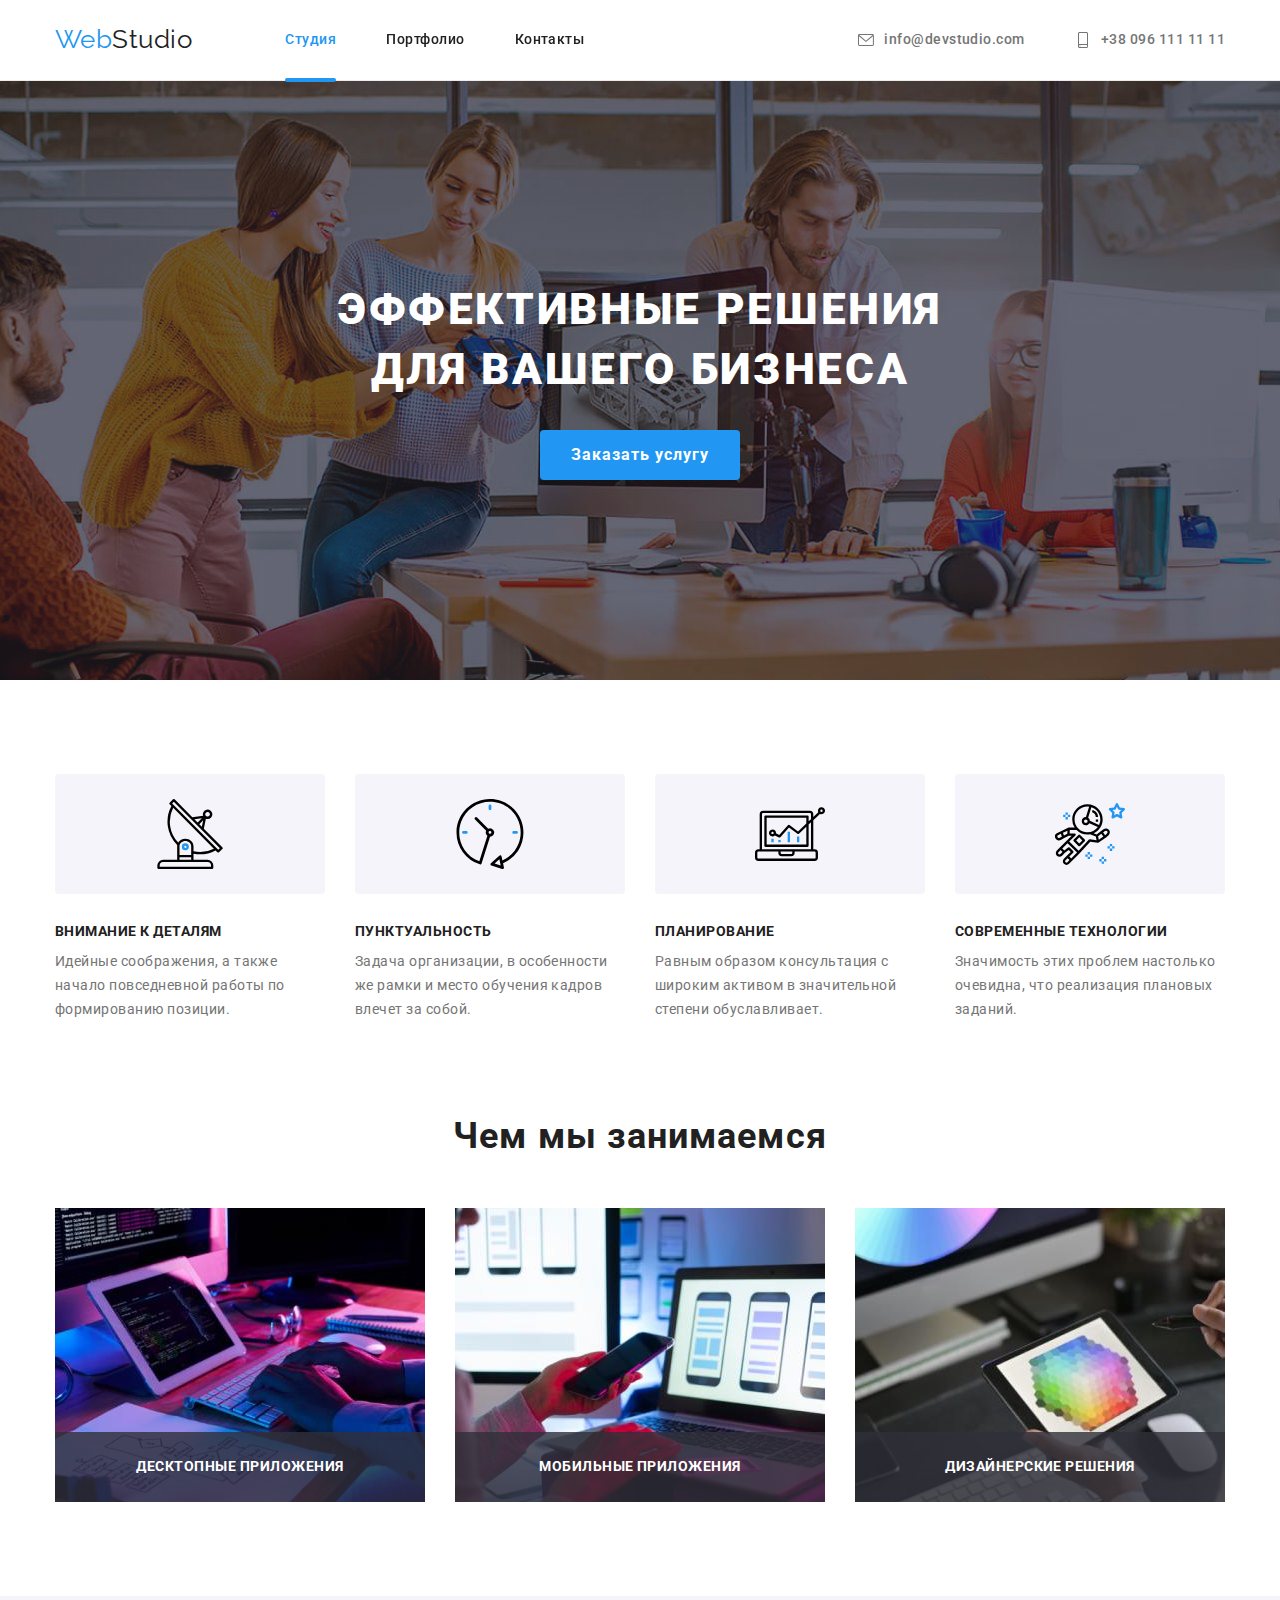
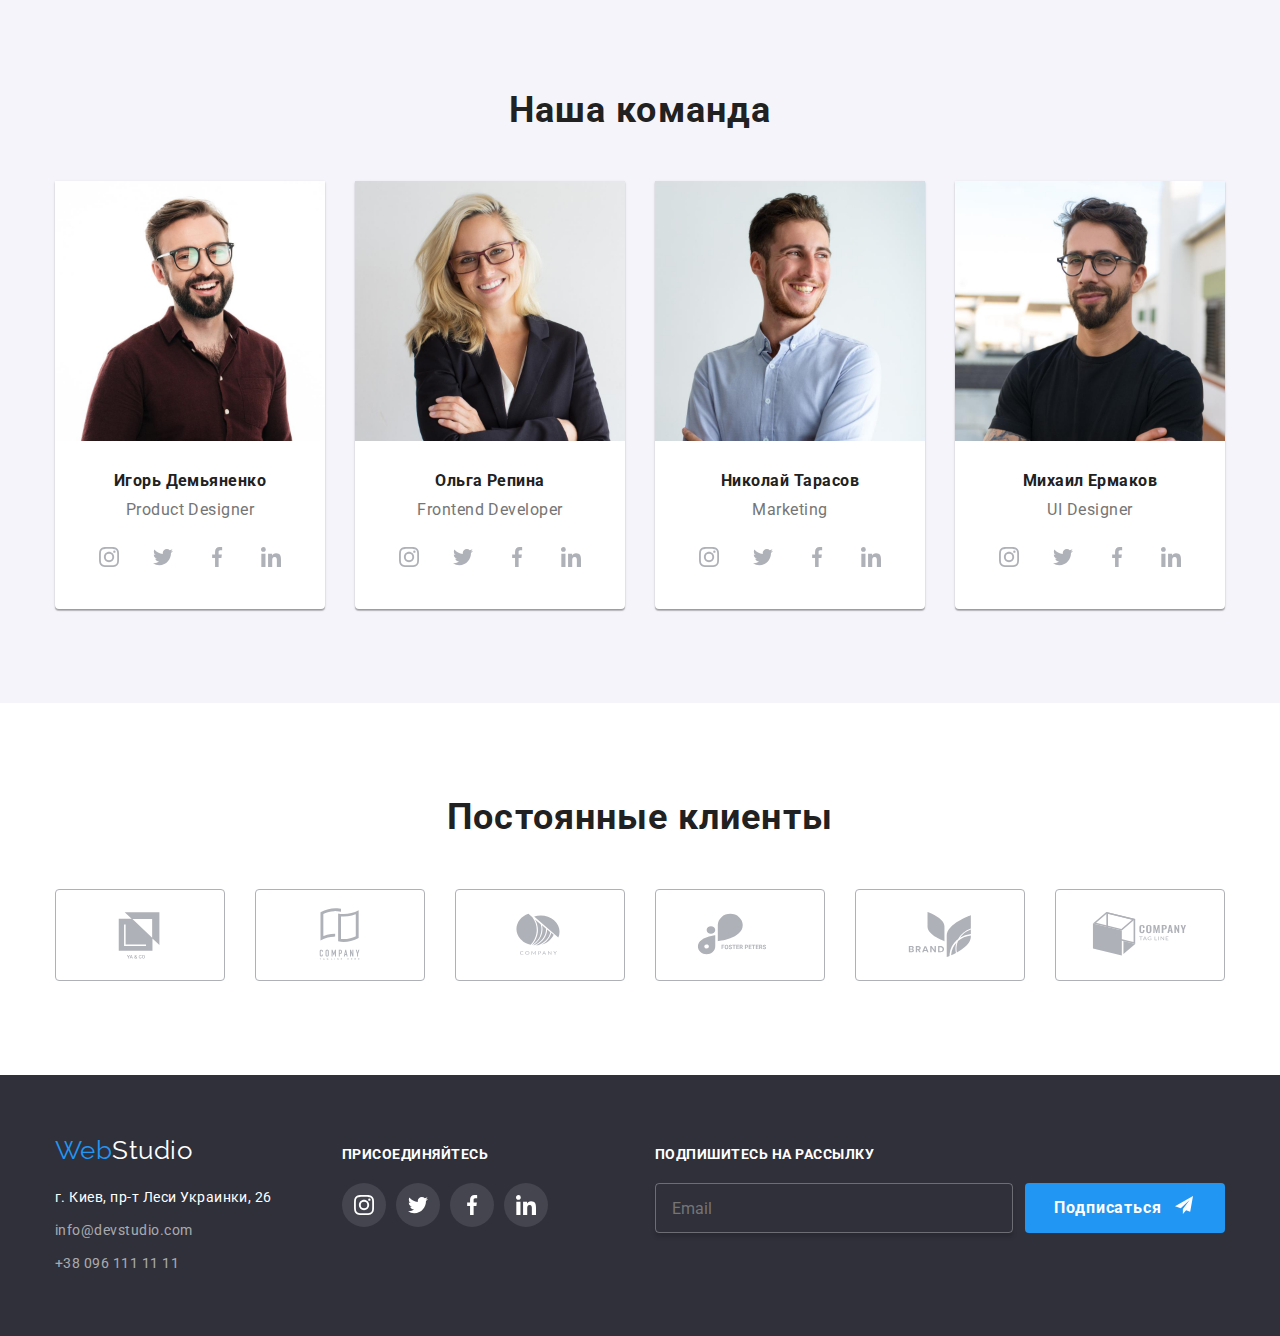
<file: index.html>
<!DOCTYPE html>
<html lang="ru">
  <head>
    <meta charset="UTF-8" />
    <meta http-equiv="X-UA-Compatible" content="IE=edge" />
    <meta name="viewport" content="width=device-width, initial-scale=1.0" />
    <title>Web Studio</title>
    <link href="https://fonts.googleapis.com/css2?family=Raleway:wght@700&family=Roboto:wght@400;500;700;900&display=swap"
      rel="stylesheet">
    <link rel="stylesheet" href="https://cdnjs.cloudflare.com/ajax/libs/modern-normalize/1.1.0/modern-normalize.min.css">
    <link rel="stylesheet" href="./css/style.css">
  </head>

  <body>

    <!-- Header -->
    <header class="header fixed">
      <div class="container main-nav">
        <nav class="nav-menu">
          <a href="./index.html" class="logo" lang="en"><span class="logo-accent">Web</span>Studio</a>
          <ul class="menu list">
            <li class="item"><a href="./index.html" class="link current">Студия</a></li>
            <li class="item"><a href="./portfolio.html" class="link">Портфолио</a></li>
            <li class="item"><a href="" class="link">Контакты</a></li>
          </ul>
        </nav>

        <ul class="header-contact list">
          <li class="item">
            <a href="mailto:info@devstudio.com" class="link">
              <svg class="contact-icon" width="16" height="16">
                <use href="./images/icons.svg#envelope"></use>
              </svg>info@devstudio.com
            </a>
          </li>
          <li class="item">
            <a href="tel:+380961111111" class="link">
              <svg class="contact-icon" width="16" height="16">
                <use href="./images/icons.svg#smartphone"></use>
              </svg>+38 096 111 11 11
            </a>
            </li>
        </ul>
      </div>
    </header>
    
    <!-- Main content -->
    <main class="main">
      
      <!-- Hero -->
      <section class="hero">
        <div class="container">
          <h1 class="hero-title">Эффективные решения для вашего бизнеса</h1>
          <button type="button" class="button hero-btn" data-modal-open>Заказать услугу</button>
        </div>
      </section>
      
      <!-- Features -->
      <section class="section">
        <div class="container">
          <h2 class="visually-hidden">Особенности</h2>
          
          <ul class="features-list list">
            <li class="features-item">
              <div class="features-thumb">
                <svg class="features-icon">
                  <use href="./images/icons.svg#antenna"></use>
                </svg>
              </div>
              <h3 class="item-title">Внимание к деталям</h3>
              <p class="text">Идейные соображения, а также начало повседневной работы по формированию позиции.</p>
            </li>
          
            <li class="features-item">
              <div class="features-thumb">
                <svg class="features-icon">
                  <use href="./images/icons.svg#clock"></use>
                </svg>
              </div>
              <h3 class="item-title">Пунктуальность</h3>
              <p class="text">Задача организации, в особенности же рамки и место обучения кадров влечет за собой.</p>
            </li>
          
            <li class="features-item">
              <div class="features-thumb">
                <svg class="features-icon">
                  <use href="./images/icons.svg#diagram"></use>
                </svg>
              </div>
              <h3 class="item-title">Планирование</h3>
              <p class="text">Равным образом консультация с широким активом в значительной степени обуславливает.</p>
            </li>
          
            <li class="features-item">
              <div class="features-thumb">
                <svg class="features-icon">
                  <use href="./images/icons.svg#astronaut"></use>
                </svg>
              </div>
              <h3 class="item-title">Современные технологии</h3>
              <p class="text">Значимость этих проблем настолько очевидна, что реализация плановых заданий.</p>
            </li>
          </ul>
        </div>
      </section>
      
      <!-- About -->
      <section class="section no-padding">
        <div class="container">
          <h2 class="section-title">Чем мы занимаемся</h2>
          
          <ul class="about list">
            <li class="about-item">
              <img class="about-img" src="./images/box1.jpg" alt="Планирование проекта" width="370">
              <h3 class="item-title">Десктопные приложения</h3>
            </li>
            <li class="about-item">
              <img class="about-img" src="./images/box2.jpg" alt="Подбор дизайна для мобильной версии" width="370">
              <h3 class="item-title">Мобильные приложения</h3>
            </li>
            <li class="about-item">
              <img class="about-img" src="./images/box3.jpg" alt="Подбор цветовой гаммы" width="370">
              <h3 class="item-title">Дизайнерские решения</h3>
            </li>
          </ul>
        </div>
      </section>
      
      <!-- Team -->
      <section class="section team">
        <div class="container">
          <h2 class="section-title">Наша команда</h2>
          
          <ul class="team-list list">
            <li class="team-item">
              <img class="team-img" src="./images/igor-demyanenko.jpg" alt="Игорь Демьяненко">
              <div class="item-desc">
                <h3 class="item-title">Игорь Демьяненко</h3>
                <p lang="en" class="text">Product Designer</p>
                <ul class="team-social list">
                  <li class="social-list">
                    <a class="social-item" href="">
                      <svg class="social-icon">
                        <use href="./images/icons.svg#instagram"></use>
                      </svg>
                    </a>
                  </li>
                  <li class="social-list">
                    <a class="social-item" href="">
                      <svg class="social-icon">
                        <use href="./images/icons.svg#twitter"></use>
                      </svg>
                    </a>
                  </li>
                  <li class="social-list">
                    <a class="social-item" href="">
                      <svg class="social-icon">
                        <use href="./images/icons.svg#facebook"></use>
                      </svg>
                    </a>
                  </li>
                  <li class="social-list">
                    <a class="social-item" href="">
                      <svg class="social-icon">
                        <use href="./images/icons.svg#linkedin"></use>
                      </svg>
                    </a>
                  </li>
                </ul>
              </div>
            </li>
          
            <li class="team-item">
              <img class="team-img" src="./images/olga-repina.jpg" alt="Ольга Репина">
              <div class="item-desc">
                <h3 class="item-title">Ольга Репина</h3>
                <p lang="en" class="text">Frontend Developer</p>
                <ul class="team-social list">
                  <li class="social-list">
                    <a class="social-item" href="">
                      <svg class="social-icon">
                        <use href="./images/icons.svg#instagram"></use>
                      </svg>
                    </a>
                  </li>
                  <li class="social-list">
                    <a class="social-item" href="">
                      <svg class="social-icon">
                        <use href="./images/icons.svg#twitter"></use>
                      </svg>
                    </a>
                  </li>
                  <li class="social-list">
                    <a class="social-item" href="">
                      <svg class="social-icon">
                        <use href="./images/icons.svg#facebook"></use>
                      </svg>
                    </a>
                  </li>
                  <li class="social-list">
                    <a class="social-item" href="">
                      <svg class="social-icon">
                        <use href="./images/icons.svg#linkedin"></use>
                      </svg>
                    </a>
                  </li>
                </ul>
              </div>
            </li>
          
            <li class="team-item">
              <img class="team-img" src="./images/nikolay-tarasov.jpg" alt="Николай Тарасов">
              <div class="item-desc">
                <h3 class="item-title">Николай Тарасов</h3>
                <p lang="en" class="text">Marketing</p>
                <ul class="team-social list">
                  <li class="social-list">
                    <a class="social-item" href="">
                      <svg class="social-icon">
                        <use href="./images/icons.svg#instagram"></use>
                      </svg>
                    </a>
                  </li>
                  <li class="social-list">
                    <a class="social-item" href="">
                      <svg class="social-icon">
                        <use href="./images/icons.svg#twitter"></use>
                      </svg>
                    </a>
                  </li>
                  <li class="social-list">
                    <a class="social-item" href="">
                      <svg class="social-icon">
                        <use href="./images/icons.svg#facebook"></use>
                      </svg>
                    </a>
                  </li>
                  <li class="social-list">
                    <a class="social-item" href="">
                      <svg class="social-icon">
                        <use href="./images/icons.svg#linkedin"></use>
                      </svg>
                    </a>
                  </li>
                </ul>
              </div>
            </li>
          
            <li class="team-item">
              <img class="team-img" src="./images/mikhail-ermakov.jpg" alt="Михаил Ермаков">
              <div class="item-desc">
                <h3 class="item-title">Михаил Ермаков</h3>
                <p lang="en" class="text">UI Designer</p>
                <ul class="team-social list">
                  <li class="social-list">
                    <a class="social-item" href="">
                      <svg class="social-icon">
                        <use href="./images/icons.svg#instagram"></use>
                      </svg>
                    </a>
                  </li>
                  <li class="social-list">
                    <a class="social-item" href="">
                      <svg class="social-icon">
                        <use href="./images/icons.svg#twitter"></use>
                      </svg>
                    </a>
                  </li>
                  <li class="social-list">
                    <a class="social-item" href="">
                      <svg class="social-icon">
                        <use href="./images/icons.svg#facebook"></use>
                      </svg>
                    </a>
                  </li>
                  <li class="social-list">
                    <a class="social-item" href="">
                      <svg class="social-icon">
                        <use href="./images/icons.svg#linkedin"></use>
                      </svg>
                    </a>
                  </li>
                </ul>
              </div>
            </li>
          </ul>
        </div>
      </section>

      <!-- Clients -->
      <section class="section">
        <div class="container">
          <h2 class="section-title">Постоянные клиенты</h2>
      
          <ul class="clients list">
            <li class="client-list">
              <a class="client-item link" href="">
                <svg class="client-icon">
                  <use href="./images/icons.svg#client-1"></use>
                </svg>
              </a>
            </li>
            <li class="client-list">
              <a class="client-item link" href="">
                <svg class="client-icon">
                  <use href="./images/icons.svg#client-2"></use>
                </svg>
              </a>
            </li>
            <li class="client-list">
              <a class="client-item link" href="">
                <svg class="client-icon">
                  <use href="./images/icons.svg#client-3"></use>
                </svg>
              </a>
            </li>
            <li class="client-list">
              <a class="client-item link" href="">
                <svg class="client-icon">
                  <use href="./images/icons.svg#client-4"></use>
                </svg>
              </a>
            </li>
            <li class="client-list">
              <a class="client-item link" href="">
                <svg class="client-icon">
                  <use href="./images/icons.svg#client-5"></use>
                </svg>
              </a>
            </li>
            <li class="client-list">
              <a class="client-item link" href="">
                <svg class="client-icon">
                  <use href="./images/icons.svg#client-6"></use>
                </svg>
              </a>
            </li>
          </ul>
        </div>
      </section>

    </main>
   
    <!-- Footer -->
    <footer class="footer">
      <div class="container">
        
        <div class="footer-contact">

          <!-- Footer Logo -->
          <a class="logo link" href="./index.html" lang="en"><span class="logo-accent">Web</span>Studio</a>
          
          <!-- Address and contacts -->
          <address>
            <ul class="main-contact list">
              <li class="contact-item"><a class="address" href="https://goo.gl/maps/BrZeRLE5wpfTbAKm7" rel="nofollow noopener noreferrer">г. Киев, пр-т
                  Леси Украинки, 26</a></li>
              <li class="contact-item"><a href="mailto:info@devstudio.com" class="link">info@devstudio.com</a></li>
              <li class="contact-item"><a href="tel:+380961111111" class="link">+38 096 111 11 11</a></li>
            </ul>
          </address>
        </div>

        <!-- Socials -->
        <div class="footer-social">
          <strong class="footer-title">присоединяйтесь</strong>
          <ul class="footer-icons list">
              <li class="social-list">
                <a class="social-item" href="">
                  <svg class="social-icon">
                    <use href="./images/icons.svg#instagram"></use>
                  </svg>
                </a>
              </li>
              <li class="social-list">
                <a class="social-item" href="">
                  <svg class="social-icon">
                    <use href="./images/icons.svg#twitter"></use>
                  </svg>
                </a>
              </li>
              <li class="social-list">
                <a class="social-item" href="">
                  <svg class="social-icon">
                    <use href="./images/icons.svg#facebook"></use>
                  </svg>
                </a>
              </li>
              <li class="social-list">
                <a class="social-item" href="">
                  <svg class="social-icon">
                    <use href="./images/icons.svg#linkedin"></use>
                  </svg>
                </a>
              </li>
          </ul>
        </div>

        <!-- Subscribe -->
        <form action="#" class="footer-form">
          <label class="form-field">
            <strong class="footer-title">Подпишитесь на рассылку</strong>
            <input class="footer-form-input" type="email" name="email" placeholder="Email">
          </label>
          <button type="submit" class="button form-btn">
            <span class="btn-text">Подписаться</span>
            <svg class="icon-send" width="24" height="24">
              <use href="./images/icons.svg#send"></use>
            </svg>
          </button>
        </form>

      </div>
    </footer>  
    
    <!-- Modal Box -->
    <div class="backdrop is-hidden" data-modal>
      <div class="modal-box">
        <button class="button modal-btn" data-modal-close>
          <svg class="icon-close">
            <use href="./images/icons.svg#close"></use>
          </svg>
        </button>
    
        <form action="#" class="modal-form">
          <p class="form-title">Оставьте свои данные, мы вам перезвоним</p>
    
          <div class="form-field">
            <label for="name" class="label-text">Имя*</label>
            <div class="form-input-wrap">
              <input class="form-input" type="text" name="name" id="name" required>
              <svg class="form-icon" width="18" height="18">
                <use href="./images/icons.svg#person"></use>
              </svg>
            </div>
          </div>
    
          <div class="form-field">
            <label for="phone" class="label-text">Телефон</label>
            <div class="form-input-wrap">
              <input class="form-input" type="tel" name="phone" id="phone">
              <svg class="form-icon" width="18" height="18">
                <use href="./images/icons.svg#phone"></use>
              </svg>
            </div>
          </div>
    
          <div class="form-field">
            <label for="email" class="label-text">Почта*</label>
            <div class="form-input-wrap">
              <input class="form-input" type="email" name="email" id="email" required>
              <svg class="form-icon" width="18" height="18">
                <use href="./images/icons.svg#email-form"></use>
              </svg>
            </div>
          </div>
    
          <div class="form-field">
            <label class="label-text">Комментарий</label>
            <textarea class="form-textarea" type="textarea" name="comment" placeholder="Введите текст"></textarea>
          </div>
    
          <div class="form-checkbox">
            <input class="checkbox" type="checkbox" name="agreement" id="agreement" value="yes">
            <svg class="icon-check" width="16" height="15">
              <use href="./images/icons.svg#icon-check"></use>
            </svg>
            <label for="agreement" class="checkbox-text">Соглашаюсь с рассылкой и принимаю <a class="agreement-link" href="">Условия договора</a></label>
          </div>
    
          <button class="button form-btn" type="submit">Отправить</button>
    
        </form>
      </div>
    </div>

    <script src="./js/modal.js"></script>
    <script src="./js/js-speaker-form.js"></script>
  </body>
</html>
</file>
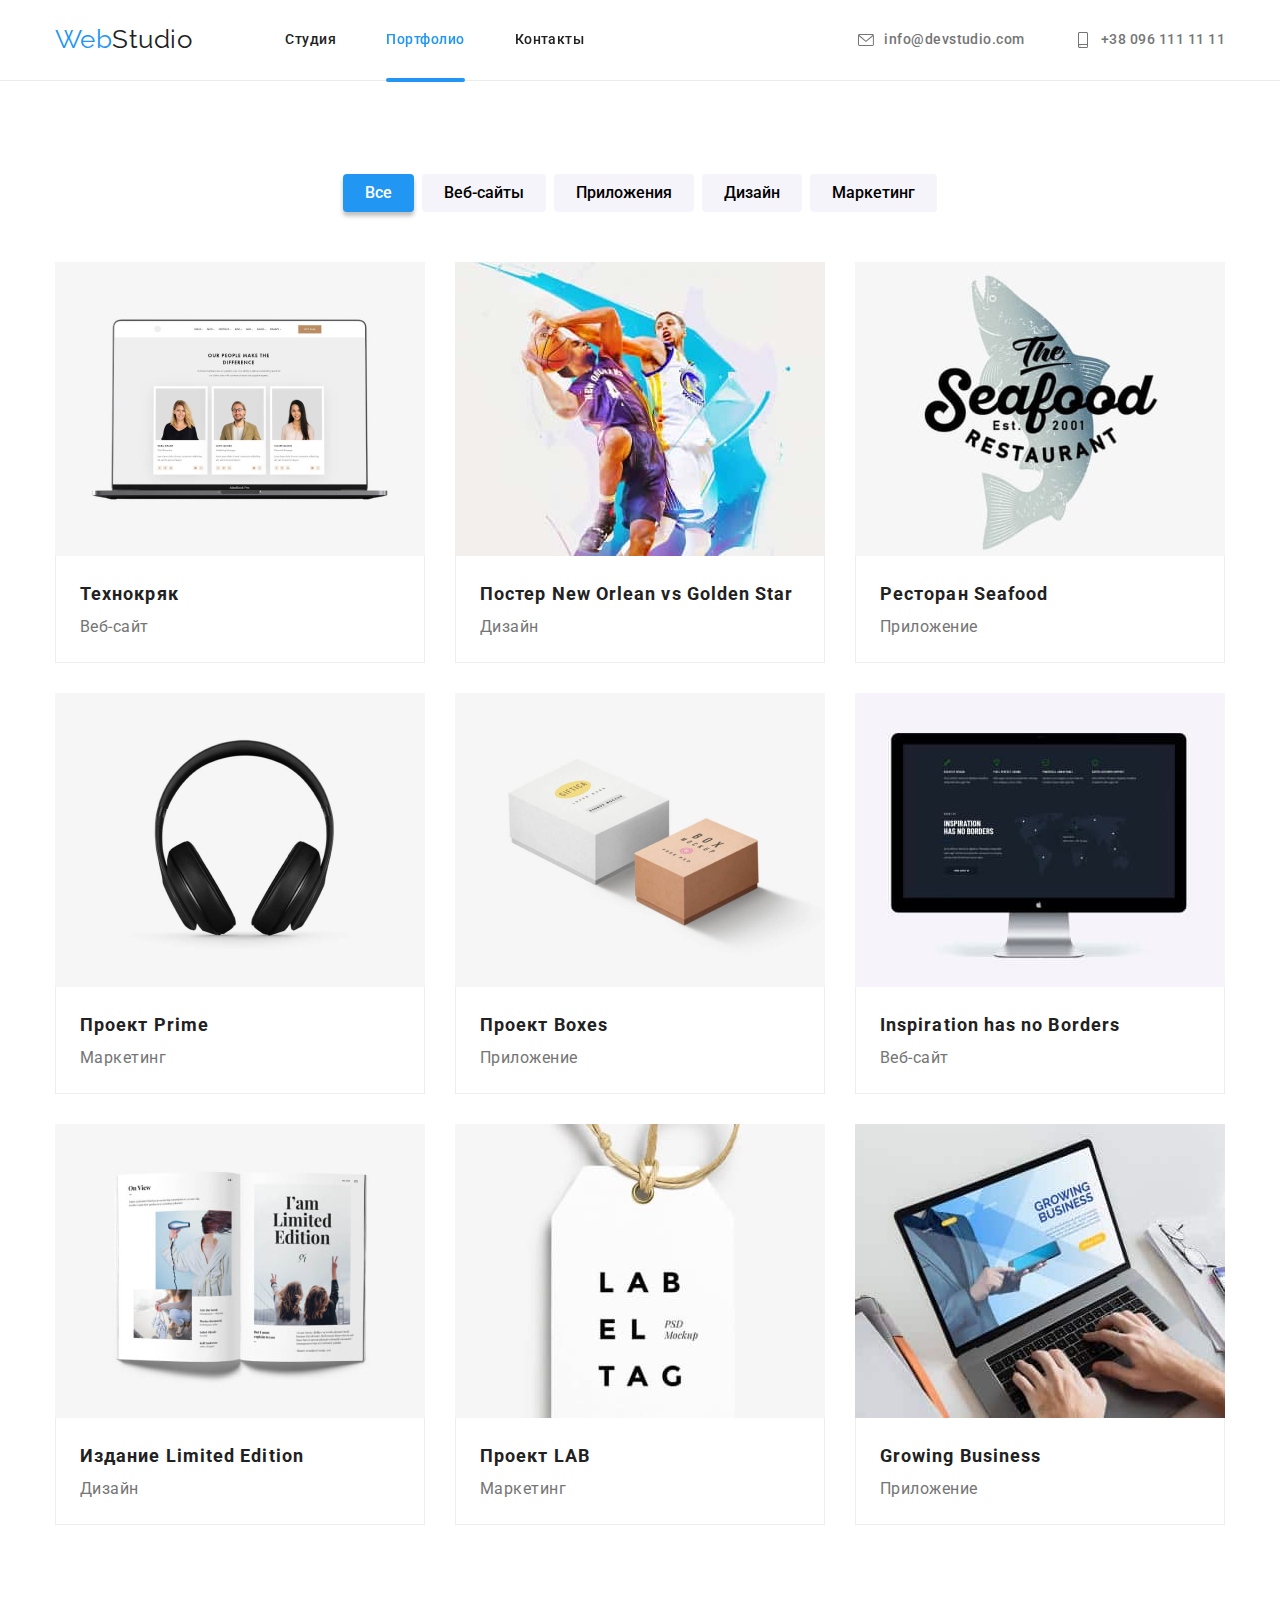
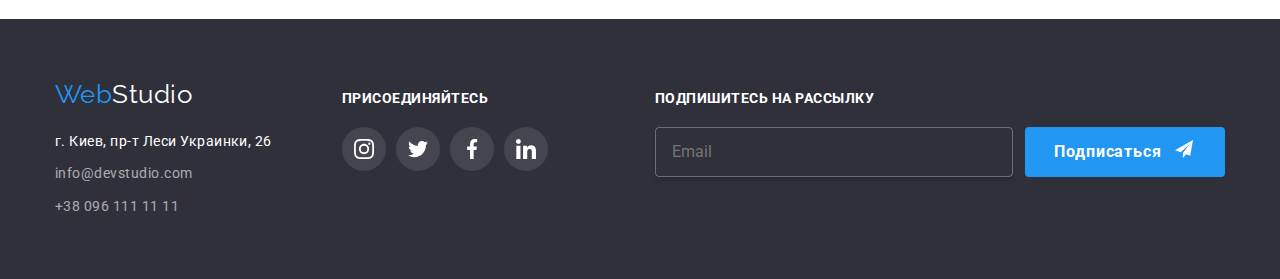
<file: portfolio.html>
<!DOCTYPE html>
<html lang="ru">
<head>
    <meta charset="UTF-8">
    <meta http-equiv="X-UA-Compatible" content="IE=edge">
    <meta name="viewport" content="width=device-width, initial-scale=1.0">
    <title>Портфолио</title>
    <link href="https://fonts.googleapis.com/css2?family=Raleway:wght@700&family=Roboto:wght@400;500;700;900&display=swap"
        rel="stylesheet">
    <link rel="stylesheet" href="https://cdnjs.cloudflare.com/ajax/libs/modern-normalize/1.1.0/modern-normalize.min.css">
    <link rel="stylesheet" href="./css/style.css">
</head>

<body>

    <!-- Header -->
    <header class="header fixed">
        <div class="container main-nav">
            <nav class="nav-menu">
                <a href="./index.html" class="logo" lang="en"><span class="logo-accent">Web</span>Studio</a>
                <ul class="menu list">
                    <li class="item"><a href="./index.html" class="link">Студия</a></li>
                    <li class="item"><a href="./portfolio.html" class="link current">Портфолио</a></li>
                    <li class="item"><a href="" class="link">Контакты</a></li>
                </ul>
            </nav>
    
            <ul class="header-contact list">
                <li class="item">
                    <a href="mailto:info@devstudio.com" class="link">
                        <svg class="contact-icon" width="16" height="16">
                            <use href="./images/icons.svg#envelope"></use>
                        </svg>info@devstudio.com
                    </a>
                </li>
                <li class="item">
                    <a href="tel:+380961111111" class="link">
                        <svg class="contact-icon" width="16" height="16">
                            <use href="./images/icons.svg#smartphone"></use>
                        </svg>+38 096 111 11 11
                    </a>
                </li>
            </ul>
        </div>
    </header>

    <!-- Main content -->
    <main class="main">
        <section class="section">
            <h1 class="visually-hidden">Наши работы</h1>

            <!-- Filter -->
            <div class="container">
                <ul class="filter-list list">
                    <li class="item">
                        <button type="button" class="filter-btn current">Все</button>
                    </li>
                    <li class="item">
                        <button type="button" class="filter-btn">Веб-сайты</button>
                    </li>
                    <li class="item">
                        <button type="button" class="filter-btn">Приложения</button>
                    </li>
                    <li class="item">
                        <button type="button" class="filter-btn">Дизайн</button>
                    </li>
                    <li class="item">
                        <button type="button" class="filter-btn">Маркетинг</button>
                    </li>
                </ul>
            
            <!-- Examples -->
                <ul class="portfolio list">
                    <li class="portfolio-item">
                        <a href="" class="card link">
                            <div class="card-thumb">
                                <img class="item-img" src="./images/technocrack.jpg" alt="" width="370">
                                <div class="overlay">
                                    <p class="overlay-text">Технокряк это современная площадка распространения коронавируса. Компании используют эту платформу
                                        для цифрового
                                        шпионажа и атак на защищённые сервера конкурентов.</p>
                                </div>
                            </div>
                            
                            <div class="portfolio-desc">
                                <h2 class="portfolio-title">Технокряк</h2>
                                <p class="text">Веб-сайт</p>
                            </div>
                        </a>
                
                    </li>
                    <li  class="portfolio-item">
                        <a href="" class="link">
                            <div class="card-thumb">
                                <img class="item-img" src="./images/poster-no-gs.jpg" alt="" width="370">
                                <div class="overlay">
                                    <p class="overlay-text">Lorem ipsum dolor sit amet consectetur adipisicing elit. Illum, quaerat. Laboriosam iusto, magni deleniti doloribus voluptates quas dolorem recusandae atque, non inventore earum cumque provident, porro ab obcaecati neque eaque!
                                    Quos magnam pariatur veniam vel earum, consequatur ipsa! Rem, soluta! Mollitia commodi et at placeat accusamus rerum magni, doloribus libero, beatae assumenda sint voluptatibus voluptates facilis sit quae, necessitatibus consequatur.
                                    Molestias id voluptas itaque eveniet soluta officiis amet omnis iste recusandae nisi eum quos est eligendi vero reprehenderit culpa, inventore maiores, doloremque ratione qui architecto. Soluta obcaecati necessitatibus dolor vitae!</p>
                                </div>
                            </div>
                            
                            <div class="portfolio-desc">
                                <h2 class="portfolio-title">Постер <span lang="en">New Orlean vs Golden Star</span></h2>
                                <p class="text">Дизайн</p>
                            </div>
                        </a>
                    </li>
                    <li class="portfolio-item">
                        <a href="" class="link">
                            <div class="card-thumb">
                                <img class="item-img" src="./images/seafood.jpg" alt="" width="370">
                                <div class="overlay">
                                    <p class="overlay-text">Lorem ipsum dolor sit amet consectetur adipisicing elit. Tenetur ad possimus obcaecati, blanditiis consequuntur in dolo ab autem veniam, ullam velit voluptates alias neque nesciunt eveniet repudiandae quisquam!</p>
                                </div>
                            </div>
                            <div class="portfolio-desc">
                                <h2 class="portfolio-title">Ресторан <span lang="en">Seafood</span></h2>
                                <p class="text">Приложение</p>
                            </div>
                        </a>
                    </li>
                    <li class="portfolio-item">
                        <a href="" class="link">
                            <div class="card-thumb">
                                <img class="item-img" src="./images/project-prime.jpg" alt="" width="370">
                                <div class="overlay">
                                    <p class="overlay-text">Lorem ipsum dolor sit amet consectetur adipisicing elit. Earum nam fugit cumque, incidunt officia necessitatibus dolor dolorem numquam voluptas odit aperiam dolores odio quisquam consequatur beatae iusto!</p>
                                </div>
                            </div>
                            <div class="portfolio-desc">
                                <h2 class="portfolio-title">Проект <span lang="en">Prime</span></h2>
                                <p class="text">Маркетинг</p>
                            </div>
                        </a>
                    </li>
                    <li class="portfolio-item">
                        <a href="" class="link">
                            <div class="card-thumb">
                                <img class="item-img" src="./images/boxes.jpg" alt="" width="370">
                                <div class="overlay">
                                    <p class="overlay-text">Lorem, ipsum dolor sit amet consectetur adipisicing elit. Voluptatum qui, nisi minus recusandae nostrum aliquam veritatis. Ducimus quisquam voluptas deserunt accusantium excepturi, temporibus eaque similique iste commodi nemo, facere modi? Provident quasi facere sunt, illum facilis consectetur molestiae delectus perferendis ut! Libero perferendis accusamus
                                    illum, in expedita, id quisquam excepturi, beatae nesciunt assumenda ad eum ipsum recusandae dolor quod nam.</p>
                                </div>
                            </div>
                            <div class="portfolio-desc">
                                <h2 class="portfolio-title">Проект <span lang="en">Boxes</span></h2>
                                <p class="text">Приложение</p>
                            </div>
                        </a>
                    </li>
                    <li class="portfolio-item">
                        <a href="" class="link">
                            <div class="card-thumb">
                                <img class="item-img" src="./images/inspiration.jpg" alt="" width="370">
                                <div class="overlay">
                                    <p class="overlay-text">Lorem ipsum dolor sit amet consectetur adipisicing elit. Earum nam fugit cumque enim,
                                            incidunt officia necessitatibus dolor natus quia!</p>
                                </div>
                            </div>
                            
                            <div class="portfolio-desc">
                                <h2 class="portfolio-title" lang="en">Inspiration has no Borders</h2>
                                <p class="text">Веб-сайт</p>
                            </div>
                        </a>
                    </li>
                    <li class="portfolio-item">
                        <a href="" class="link">
                            <div class="card-thumb">
                                <img class="item-img" src="./images/linited-edition.jpg" alt="" width="370">
                                <div class="overlay">
                                    <p class="overlay-text">Lorem ipsum dolor sit amet consectetur adipisicing elit. Earum nam fugit cumque enim,
                                        incidunt officia necessitatibus dolor natus quia dolorem quisquam
                                        consequatur beatae iusto!</p>
                                </div>
                            </div>
                            
                            <div class="portfolio-desc">
                                <h2 class="portfolio-title">Издание <span lang="en">Limited Edition</span></h2>
                                <p class="text">Дизайн</p>
                            </div>
                        </a>
                    </li>
                    <li class="portfolio-item">
                        <a href="" class="link">
                            <div class="card-thumb">
                                <img class="item-img" src="./images/lab.jpg" alt="" width="370">
                                <div class="overlay">
                                    <p class="overlay-text">Lorem ipsum dolor sit amet consectetur adipisicing elit. Earum nam fugit cumque enim,
                                        incidunt officia voluptas odit aperiam dolores odio quisquam
                                        consequatur beatae iusto!</p>
                                </div>
                            </div>
                            
                            <div class="portfolio-desc">
                                <h2 class="portfolio-title">Проект <span lang="en">LAB</span></h2>
                                <p class="text">Маркетинг</p>
                            </div>
                        </a>
                    </li>
                    <li class="portfolio-item">
                        <a href="" class="link">
                            <div class="card-thumb">
                                <img class="item-img" src="./images/growing-business.jpg" alt="" width="370">
                                <div class="overlay">
                                    <p class="overlay-text">Lorem ipsum dolor sit amet consectetur adipisicing elit. Earum nam fugit cumque enim,
                                        incidunt officia necessitatibus dolor natus quia dolorem quisquam
                                        consequatur beatae iusto!</p>
                                </div>
                            </div>
                            
                            <div class="portfolio-desc">
                                <h2 class="portfolio-title" lang="en">Growing Business</h2>
                                <p class="text">Приложение</p>
                            </div>
                        </a>
                    </li>
                </ul>
            </div>
        </section>
    </main>

    <!-- Footer -->
    <footer class="footer">
        <div class="container">
    
            <div class="footer-contact">
    
                <!-- Footer Logo -->
                <a class="logo link" href="./index.html" lang="en"><span class="logo-accent">Web</span>Studio</a>
    
                <!-- Address and contacts -->
                <address>
                    <ul class="main-contact list">
                        <li class="contact-item"><a class="address" href="https://goo.gl/maps/BrZeRLE5wpfTbAKm7"
                                rel="nofollow noopener noreferrer">г. Киев, пр-т
                                Леси Украинки, 26</a></li>
                        <li class="contact-item"><a href="mailto:info@devstudio.com" class="link">info@devstudio.com</a>
                        </li>
                        <li class="contact-item"><a href="tel:+380961111111" class="link">+38 096 111 11 11</a></li>
                    </ul>
                </address>
            </div>
    
            <!-- Socials -->
            <div class="footer-social">
                <strong class="footer-title">присоединяйтесь</strong>
                <ul class="footer-icons list">
                    <li class="social-list">
                        <a class="social-item" href="">
                            <svg class="social-icon">
                                <use href="./images/icons.svg#instagram"></use>
                            </svg>
                        </a>
                    </li>
                    <li class="social-list">
                        <a class="social-item" href="">
                            <svg class="social-icon">
                                <use href="./images/icons.svg#twitter"></use>
                            </svg>
                        </a>
                    </li>
                    <li class="social-list">
                        <a class="social-item" href="">
                            <svg class="social-icon">
                                <use href="./images/icons.svg#facebook"></use>
                            </svg>
                        </a>
                    </li>
                    <li class="social-list">
                        <a class="social-item" href="">
                            <svg class="social-icon">
                                <use href="./images/icons.svg#linkedin"></use>
                            </svg>
                        </a>
                    </li>
                </ul>
            </div>
    
            <!-- Subscribe -->
            <form class="footer-form js-speaker-form">
                <label class="form-field">
                    <strong class="footer-title">Подпишитесь на рассылку</strong>
                    <input class="footer-form-input" type="email" name="email" placeholder="Email">
                </label>
                <button type="submit" class="button form-btn">
                    <span class="btn-text">Подписаться</span>
                    <svg class="icon-send" width="24" height="24">
                        <use href="./images/icons.svg#send"></use>
                    </svg>
                </button>
            </form>
    
        </div>
    </footer>

    <!-- <script>
        const { height: pageHeaderHeight } = document
            .querySelector(".header-fixed")
            .getBoundingClientRect();

        document.body.style.paddingTop = `${pageHeaderHeight}px`;
    </script> -->
    
</body>
</html>
</file>
<file: css/style.css>
/* основной цвет текста #212121 */
/* вторичный цвет текста #757575 */
/* основной цвет фона, заголовка и текста кнопок #ffffff */
/* вторичный цвет фона #f5f4fa */
/* цвет фона футера #2f303a */
/* цвет акцента #2196f3 */
/* цвет ховер главной кнопки #188ce8 */
/* цвет текста в футере rgba(255, 255, 255, 0.6) */
/* цвет фона иконок в футере rgba(255, 255, 255, 0.1); */
/* цвет фона карточек #EEEEEE */
/* цвет оверлея для карточек в портфолио rgba(33, 150, 243, 0.9); */

:root {
  --main-font: Roboto, sans-serif;
  --logo-font: Raleway, sans-serif;

  --secondary-bg-color: #f5f4fa;
  --footer-bg-color: #2f303a;
  --main-text-color: #212121;
  --secondary-text-color: #757575;
  --accent-color: #2196f3;
  --hover-main-btn-color: #188ce8;
  --accent-text-and-bg-color: #ffffff;
  --footer-text-color: rgba(255, 255, 255, 0.6);
  --bg-color-card: #eeeeee;
  --main-icons-color: #afb1b8;
  --bg-icons-color: rgba(255, 255, 255, 0.1);
  --overlay-card-color: rgba(33, 150, 243, 0.9);

  --duration: 250ms;
  --timing-function: cubic-bezier(0.4, 0, 0.2, 1);
}

/* Убираем внешние отступы */
h1,
h2,
h3,
h4,
h5,
h6,
p,
ul {
  margin: 0;
}

body {
  font-family: var(--main-font);
  letter-spacing: 0.03em;

  background-color: var(--accent-text-and-bg-color);
  color: var(--main-text-color);
}

button {
  font-family: inherit;
  font-size: inherit;
  text-align: center;
  cursor: pointer;
}

img {
  display: block;
  max-width: 100%;
  height: auto;
}

.container {
  margin: 0 auto;
  padding-left: 15px;
  padding-right: 15px;
  width: 1200px;
}

/* Убираем внутренние отступы и стандартную стилизацию для списков */
.list {
  padding: 0;
  list-style: none;
}

.link {
  text-decoration: none;
}

.text {
  color: var(--secondary-text-color);
}

.section {
  padding: 94px 0;
}

.section.no-padding {
  padding-top: 0;
}

.section-title {
  margin-bottom: 50px;
  font-weight: 700;
  font-size: 36px;
  line-height: 1.16;
  text-align: center;
  letter-spacing: 0.03em;
}

.visually-hidden {
  position: absolute;
  width: 1px;
  height: 1px;
  margin: -1px;
  border: 0;
  padding: 0;
  white-space: nowrap;
  clip-path: inset(100%);
  clip: rect(0 0 0 0);
  overflow: hidden;
}

.item-title {
  margin-bottom: 10px;
  font-weight: 700;
  font-size: 14px;
  line-height: 1.14;
}

.button {
  font-weight: 700;
  line-height: 1.87;
  letter-spacing: 0.06em;

  background-color: var(--accent-color);

  transition-property: color, background-color;
  transition-duration: var(--duration);
  transition-timing-function: var(--timing-function);
}

.social-icon {
  width: 20px;
  height: 20px;
  fill: currentColor;
}

/* Change autocomplete styles in WebKit */

input:-webkit-autofill,
input:-webkit-autofill:hover,
input:-webkit-autofill:focus,
input:-webkit-autofill:active {
  transition: background-color 5000s ease-in-out 0s;
  -webkit-box-shadow: 0 0 0px 1000px #fff inset;
}

/* ---------- HEADER ---------- */

.header {
  border-bottom: 1px solid #ececec;
}

.fixed {
  position: fixed;
  top: 0;
  left: 0;
  z-index: 2;
  width: 100%;

  min-height: 80px;
  background-color: var(--accent-text-and-bg-color);
}

/* ---------- LOGO ---------- */

.logo {
  font-family: var(--logo-font);
  font-size: 26px;
  line-height: 1.19;
  text-decoration: none;

  color: var(--main-text-color);

  transition: color var(--duration) var(--timing-function);
}

.header .logo {
  padding: 24px 0;
}

.logo-accent {
  color: var(--accent-color);

  transition: color var(--duration) var(--timing-function);
}

/* ---------- MENU ---------- */

.main-nav,
.nav-menu {
  display: flex;
}

.menu {
  display: flex;
  margin-left: 93px;
}

.menu .item:not(:last-child) {
  margin-right: 50px;
}

.menu .link,
.header-contact .link {
  display: block;
  padding: 32px 0;
}

.menu .link {
  position: relative;
  font-weight: 500;
  font-size: 14px;
  line-height: 1.14;
  color: var(--main-text-color);

  transition: color var(--duration) var(--timing-function);
}

.header-contact {
  display: flex;
  margin-left: auto;
}

.header-contact .item:not(:last-child) {
  margin-right: 50px;
}

.header-contact .link {
  display: flex;
  align-items: center;

  font-weight: 500;
  font-size: 14px;
  line-height: 1.14;
  color: var(--secondary-text-color);

  transition: color var(--duration) var(--timing-function);
}

.contact-icon {
  margin-right: 10px;
  fill: currentColor;
}

.logo:hover,
.logo:focus,
.menu .link.current,
.nav-menu .link:hover,
.nav-menu .link:focus,
.header-contact .link:hover,
.header-contact .link:focus,
.footer-contact .link:hover,
.footer-contact .link:focus {
  color: var(--accent-color);
}

.menu .current::after {
  content: '';
  position: absolute;
  left: 0;
  bottom: -2px;
  width: 100%;
  height: 4px;
  background: var(--accent-color);

  border-radius: 2px;
}

/* ---------- MAIN ---------- */

.main {
  margin-top: 80px;
}

/* ---------- FOOTER CONTACT---------- */

.footer {
  padding: 60px 0;
  background-color: var(--footer-bg-color);
}

.footer .container {
  display: flex;
  align-items: baseline;
}

.footer-contact {
  margin-right: 70px;
}

.footer-contact .logo {
  display: block;
  margin-bottom: 20px;
  color: var(--accent-text-and-bg-color);
}

.main-contact {
  font-size: 14px;
  line-height: 1.71;
  font-style: normal;
}

.contact-item:not(:last-child) {
  margin-bottom: 9px;
}

.main-contact .link {
  color: var(--footer-text-color);

  transition: color var(--duration) var(--timing-function);
}

.address {
  color: var(--accent-text-and-bg-color);
  text-decoration: none;
}

/* ---------- HERO ---------- */

.hero {
  display: flex;
  justify-content: center;
  align-items: center;
  max-width: 1600px;
  min-height: 600px;
  margin-right: auto;
  margin-left: auto;

  background-color: var(--footer-bg-color);
  background-image: linear-gradient(to right, rgba(47, 48, 58, 0.4), rgba(47, 48, 58, 0.4)),
    url(../images/main-bg.jpg);
  background-repeat: no-repeat;
  background-position: center;
  background-size: cover;
}

.hero .container {
  width: 696px;
  text-align: center;
}

.hero-title {
  margin-bottom: 30px;
  font-weight: 900;
  font-size: 44px;
  line-height: 1.36;
  letter-spacing: 0.06em;
  text-transform: uppercase;

  color: var(--accent-text-and-bg-color);
}

.hero-btn,
.form-btn {
  padding: 10px 0;
  min-width: 200px;
  height: 50px;
  color: var(--accent-text-and-bg-color);
}

.hero-btn:hover,
.hero-btn:focus {
  background-color: var(--hover-main-btn-color);
}

.hero-btn,
.form-btn,
.filter-btn {
  border: 0;
  border-radius: 4px;
}

/* ---------- FEATURES ---------- */

.features-list {
  display: flex;
  flex-wrap: wrap;
  margin-right: -30px;
}

.features-item {
  flex-basis: calc((100% - 4 * 30px) / 4);
  margin-right: 30px;
}

/* .features-item:not(:nth-child(4n)) {
  margin-right: 30px;
} */

.features-thumb {
  display: flex;
  align-items: center;
  justify-content: center;
  margin-bottom: 30px;
  width: 100%;
  height: 120px;

  background-color: var(--secondary-bg-color);
  border-radius: 4px;
}

.features-icon {
  width: 70px;
  height: 70px;
}

.features-item .item-title {
  text-transform: uppercase;
}

.features-item .text {
  font-size: 14px;
  line-height: 1.71;
}

/* ---------- ABOUT ---------- */

.about {
  display: flex;
}

.about-item {
  position: relative;
}

.about-item:not(:nth-child(3n)) {
  margin-right: 30px;
}

.about-item .item-title {
  position: absolute;
  bottom: 0;
  right: 0;
  display: flex;
  justify-content: center;
  align-items: center;
  margin-bottom: 0;
  width: 100%;
  height: 70px;

  text-transform: uppercase;
  color: var(--accent-text-and-bg-color);
  background: rgba(47, 48, 58, 0.8);
}

/* ---------- TEAM ---------- */

.team {
  background-color: var(--secondary-bg-color);
}

.team-list {
  display: flex;
  margin-right: -30px;
  margin-bottom: -30px;
}

.team-item {
  flex-basis: calc((100% - 4 * 30px) / 4);
  /* width: 270px; */

  margin-right: 30px;
  margin-bottom: 30px;

  background-color: var(--accent-text-and-bg-color);
  box-shadow: 0px 1px 3px rgba(0, 0, 0, 0.12), 0px 1px 1px rgba(0, 0, 0, 0.14),
    0px 2px 1px rgba(0, 0, 0, 0.2);
  border-radius: 0px 0px 4px 4px;
}

.item-desc {
  padding: 30px 32px;
}

.team .item-title,
.team-item .text {
  font-size: 16px;
  line-height: 1.19;
  text-align: center;
}

.team-item-title {
  font-weight: 500;
}

.team-item .text {
  margin-bottom: 16px;
}

.team-social {
  display: flex;
  justify-content: center;
}

/* ---------- CLIENTS ---------- */

.clients {
  display: flex;
}

.client-list:not(:last-child) {
  margin-right: 30px;
}

.client-item {
  display: flex;
  justify-content: center;
  align-items: center;
  width: 170px;
  height: 92px;
  color: var(--main-icons-color);
  border: 1px solid var(--main-icons-color);
  border-radius: 4px;

  transition-property: color, border-color;
  transition-duration: var(--duration);
  transition-timing-function: var(--timing-function);
}

.client-icon {
  width: 106px;
  height: 60px;
  fill: currentColor;
}

.client-item:hover,
.client-item:focus {
  color: var(--accent-color);
  border-color: var(--accent-color);
}

/* ---------- FILTER BUTTONS ---------- */

.filter-list {
  display: flex;
  justify-content: center;
  margin-bottom: 50px;
}

.filter-list .item:not(:last-child) {
  margin-right: 8px;
}

.filter-list .link {
  display: block;
}

.filter-btn {
  padding: 6px 22px;
  font-weight: 500;
  line-height: 1.62;

  background-color: var(--secondary-bg-color);

  transition-property: color, background-color, box-shadow;
  transition-duration: var(--duration);
  transition-timing-function: var(--timing-function);
}

.filter-btn:hover,
.filter-btn:focus,
.filter-btn.current {
  background-color: var(--accent-color);
  color: var(--accent-text-and-bg-color);
  box-shadow: 0px 4px 4px rgba(0, 0, 0, 0.25);
}

/* ---------- EXAMPLES ---------- */

.portfolio {
  display: flex;
  flex-wrap: wrap;
  margin: -15px;
}

.portfolio-item {
  margin: 15px;
  flex-basis: calc((100% - 6 * 15px) / 3);
}

/* ---------- Alternative ---------- */
/* .portfolio-item:not(:nth-child(3n)) {
  margin-right: 30px;
}

.portfolio-item:not(:nth-last-of-type(-n + 3)) {
  margin-bottom: 30px;
} */
/* ---------- End Alternative ---------- */

.portfolio .link {
  display: block;
  color: var(--main-text-color);

  transition: box-shadow var(--duration) var(--timing-function);
}

.portfolio .link:hover,
.portfolio .link:focus {
  box-shadow: 0px 1px 1px rgba(0, 0, 0, 0.12), 0px 4px 4px rgba(0, 0, 0, 0.06),
    1px 4px 6px rgba(0, 0, 0, 0.16);
}

.card-thumb {
  position: relative;
  height: 100%;
  overflow: hidden;
}

.overlay {
  position: absolute;
  left: 0;
  bottom: 0;
  width: 100%;
  height: 100%;

  background: var(--overlay-card-color);

  transform: translateY(101%);
  transition: transform var(--duration) var(--timing-function);

  overflow-y: auto;
}

.portfolio .link:hover .overlay,
.portfolio .link:focus .overlay {
  transform: translateY(0);
}

.overlay-text {
  padding: 63px 24px 24px;
  text-align: left;
  font-size: 18px;
  line-height: 1.56;

  color: var(--accent-text-and-bg-color);
}

.portfolio-title {
  font-size: 18px;
  line-height: 2;
  letter-spacing: 0.06em;
}

.portfolio .text {
  font-size: 16px;
  line-height: 1.87;
}

.portfolio-desc {
  padding: 20px 24px;
  border: 1px solid var(--bg-color-card);
  border-top: 0;
}

/* ---------- MODAL BOX ---------- */

.backdrop {
  position: fixed;
  top: 0;
  left: 0;
  z-index: 3;
  width: 100%;
  height: 100%;

  background: rgba(0, 0, 0, 0.2);

  opacity: 1;
  transition: opacity var(--duration) var(--timing-function);
}

.backdrop.is-hidden {
  opacity: 0;
  pointer-events: none;
}

.backdrop.is-hidden .modal-box {
  transform: translate(-50%, -50%) scale(1.2);
}

.modal-box {
  position: absolute;
  left: 50%;
  top: 50%;

  width: 528px;
  height: 581px;
  padding: 40px;

  background-color: var(--accent-text-and-bg-color);
  box-shadow: 0px 1px 3px rgba(0, 0, 0, 0.12), 0px 1px 1px rgba(0, 0, 0, 0.14),
    0px 2px 1px rgba(0, 0, 0, 0.2);
  border-radius: 4px;

  transform: translate(-50%, -50%) scale(1);

  transition: transform var(--duration) var(--timing-function);
}

.modal-btn {
  display: flex;
  align-items: center;
  position: absolute;
  top: 8px;
  right: 8px;
  width: 30px;
  height: 30px;

  background-color: transparent;
  border: 1px solid rgba(0, 0, 0, 0.1);
  border-radius: 50%;

  transform: scale(1);
}

.modal-btn:hover,
.modal-btn:focus {
  color: var(--accent-color);
  box-shadow: 0 8px 8px -6px var(--main-icons-color);
  transform: translateY(-2px);
}

.icon-close {
  width: 18px;
  height: 18px;
  fill: currentColor;
}

.modal-form {
  text-align: center;
}

.form-title {
  display: block;
  margin-bottom: 12px;
  font-size: 20px;
}

.modal-form .form-field {
  margin-bottom: 10px;
  text-align: left;
}

.modal-form .form-field:last-child {
  margin-bottom: 20px;
}

.label-text {
  display: block;
  margin-bottom: 4px;
  font-size: 12px;
  line-height: 1.17;
  letter-spacing: 0.01em;
  color: var(--secondary-text-color);
}

.form-input-wrap {
  position: relative;
}

.form-input {
  padding-left: 42px;
  width: 100%;
  height: 40px;
  background-color: transparent;
  border-radius: 4px;
  border: 1px solid rgba(33, 33, 33, 0.2);

  transition: border var(--duration) var(--timing-function);
}

.form-icon {
  position: absolute;
  left: 0;
  top: 50%;
  transform: translate(50%, -50%);

  fill: var(--main-text-color);
  transition: fill var(--duration) var(--timing-function);
}

.form-textarea {
  padding: 12px 16px;
  width: 100%;
  height: 120px;
  font-size: 12px;
  resize: none;
  background-color: transparent;
  border: 1px solid rgba(33, 33, 33, 0.2);
  border-radius: 4px;

  transition: border-color var(--duration) var(--timing-function);
}

.form-textarea::placeholder {
  font-size: 14px;
  line-height: 1.14;
  letter-spacing: 0.01em;

  color: rgba(117, 117, 117, 0.5);
}

.form-input:hover,
.form-input:focus,
.form-input:focus-within,
.form-textarea:hover,
.form-textarea:focus,
.form-textarea:focus-within {
  border-color: var(--accent-color);
  outline: -webkit-focus-ring-color auto 0px;
}

.form-field:hover .form-icon,
.form-field:focus .form-icon {
  fill: var(--accent-color);
}

.form-checkbox {
  display: flex;
  justify-content: center;
  align-items: center;
  margin-bottom: 30px;
}

.checkbox {
  position: absolute;
  z-index: -1;
  opacity: 0;
}

.icon-check {
  margin-right: 7px;
  /* width: 16px;
  height: 15px; */

  color: transparent;
  border: 2px solid var(--main-text-color);
  border-radius: 2px;
  cursor: pointer;

  transition-property: background-color, border-color;
  transition-duration: var(--duration);
  transition-timing-function: var(--timing-function);
}

.checkbox:checked + .icon-check {
  background-color: var(--accent-color);
  border: none;
  /* border: 2px solid transparent;
  border-radius: 2px; */

  transition: box-shadow, var(--duration) var(--timing-function);
}

/* .checkbox:hover:not(:checked) + .icon-check,
.checkbox:focus:not(:checked) + .icon-check {
  border-color: var(--accent-color);
  outline: -webkit-focus-ring-color auto 0px;
} */

.checkbox:focus:checked + .icon-check {
  box-shadow: 0 0 0 0.2rem rgba(0, 123, 255, 0.25);
  outline: -webkit-focus-ring-color auto 0px;
}

.checkbox-text {
  font-size: 14px;
  line-height: 1.71;
}

.agreement-link {
  color: var(--accent-color);
}

.form-btn {
  transition-property: background-color, box-shadow;
  transition-duration: var(--duration);
  transition-timing-function: var(--timing-function);
}

.form-btn:hover,
.form-btn:focus {
  background-color: var(--hover-main-btn-color);
  box-shadow: 0px 4px 4px rgba(0, 0, 0, 0.15);
}

/* ---------- Alternative ---------- */

/* .custom-checkbox {
  -webkit-appearance: none;
  -moz-appearance: none;
  appearance: none;
} */

/* ---------- FOOTER SOCIALS ---------- */

.footer-social {
  margin-right: auto;
}

.footer-icons {
  display: flex;
}

.social-list:not(:last-child) {
  margin-right: 10px;
}

.social-item {
  display: flex;
  justify-content: center;
  align-items: center;
  width: 44px;
  height: 44px;
  color: var(--main-icons-color);
  border-radius: 50%;

  transition-property: color, background-color;
  transition-duration: var(--duration);
  transition-timing-function: var(--timing-function);
}

.footer-icons .social-item {
  background-color: var(--bg-icons-color);
}

.footer-icons .social-icon {
  color: var(--accent-text-and-bg-color);
}

.footer-icons .social-item:hover,
.footer-icons .social-item:focus,
.team-social .social-item:hover,
.team-social .social-item:focus {
  color: var(--accent-text-and-bg-color);
  background-color: var(--accent-color);
}

.footer-title {
  display: block;
  margin-bottom: 20px;
  color: var(--accent-text-and-bg-color);

  font-weight: 700;
  font-size: 14px;
  line-height: 1.14;
  text-transform: uppercase;
}

/* ---------- SUBSCRIBE ---------- */

.footer-form {
  display: flex;
  align-items: end;
}

.footer-form-input {
  margin-right: 12px;
  padding: 15px 16px;
  width: 358px;
  height: 50px;
  border: 1px solid rgba(255, 255, 255, 0.3);
  border-radius: 4px;
  background-color: transparent;
  color: var(--accent-text-and-bg-color);
  box-shadow: 0px 4px 4px rgba(0, 0, 0, 0.15);

  transition: border-color var(--duration) var(--timing-function);
}

.footer-form-input:focus {
  border-color: var(--accent-color);
  outline: -webkit-focus-ring-color auto 0px;
}

/* .footer-form-input:not(:placeholder-shown):invalid,
.modal-form .form-input:invalid {
  border-color: red;
} */

.footer-form .form-btn {
  display: flex;
  justify-content: center;
  align-items: center;
  padding: 10px 0;
}

.btn-text {
  margin-right: 10px;
}
</file>
